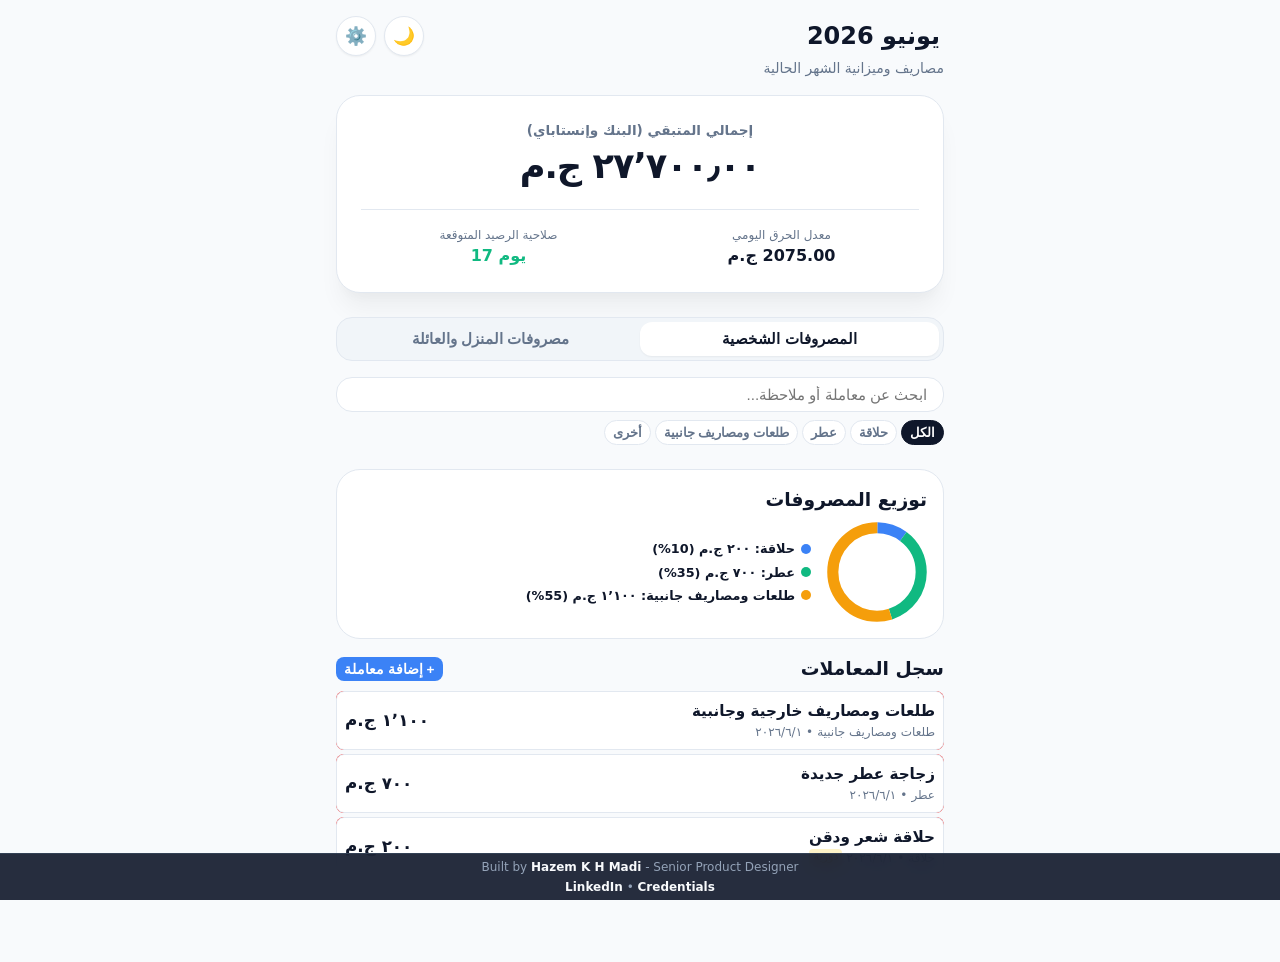
<file: index.html>
<!DOCTYPE html>
<html lang="ar" dir="rtl">
<head>
    <meta charset="UTF-8">
    <meta name="viewport" content="width=device-width, initial-scale=1.0, maximum-scale=1.0, user-scalable=no, viewport-fit=cover">
    <title>المنصة المالية المتقدمة</title>
    <link rel="manifest" href="manifest.json">
    <meta name="theme-color" content="#0f172a" id="theme-meta">
    <meta name="apple-mobile-web-app-capable" content="yes">
    <meta name="apple-mobile-web-app-status-bar-style" content="black-translucent">
    <link rel="apple-touch-icon" href="icon-192.png">
    <link rel="stylesheet" href="styles.css">
</head>
<body>

    <div id="app-loader" class="app-loader">
        <div class="loader-shimmer"></div>
    </div>

    <div class="app-container">
        
        <header class="app-header">
            <div class="header-main">
                <div class="meta-info">
                    <h1 id="display-month-name" class="editable-text" data-placeholder="اسم الشهر...">يونيو 2026</h1>
                    <p id="display-month-desc" class="editable-text-desc" data-placeholder="اضغط لإضافة وصف للميزانية...">مصاريف وميزانية الشهر الحالية</p>
                </div>
                <div class="header-actions">
                    <button id="theme-toggle" class="btn-icon" aria-label="تبديل الوضع الليلي">🌙</button>
                    <button id="settings-toggle" class="btn-icon" aria-label="الإعدادات">⚙️</button>
                </div>
            </div>
            
            <div class="dashboard-card">
                <div class="total-balance-wrapper">
                    <span class="label">إجمالي المتبقي (البنك وإنستاباي)</span>
                    <span id="grand-total" class="amount">0.00 ج.م</span>
                </div>
                <div class="dashboard-metrics">
                    <div class="metric-box">
                        <span class="m-label">معدل الحرق اليومي</span>
                        <span id="burn-rate" class="m-value">0.00 ج.م</span>
                    </div>
                    <div class="metric-box">
                        <span class="m-label">صلاحية الرصيد المتوقعة</span>
                        <span id="forecast-day" class="m-value">--</span>
                    </div>
                </div>
            </div>
        </header>

        <nav class="tab-switcher" role="tablist">
            <button class="tab-btn active" data-tab="personal" role="tab" aria-selected="true">المصروفات الشخصية</button>
            <button class="tab-btn" data-tab="family" role="tab" aria-selected="false">مصروفات المنزل والعائلة</button>
        </nav>

        <main class="main-content">
            
            <section class="controls-section">
                <div class="search-box-wrapper">
                    <input type="text" id="search-input" placeholder="ابحث عن معاملة أو ملاحظة...">
                </div>
                <div class="filter-chips" id="category-filters">
                    <button class="chip active" data-category="all">الكل</button>
                    </div>
            </section>

            <section class="analytics-section card">
                <h3>توزيع المصروفات</h3>
                <div class="chart-container">
                    <div id="svg-chart-wrapper" class="svg-chart-wrapper"></div>
                    <div id="chart-legend" class="chart-legend"></div>
                </div>
            </section>

            <section class="transactions-section">
                <div class="section-header">
                    <h3>سجل المعاملات</h3>
                    <button id="btn-open-add-modal" class="btn-primary-sm">+ إضافة معاملة</button>
                </div>
                
                <div id="empty-state" class="empty-state hidden">
                    <div class="empty-icon">📊</div>
                    <p>لا توجد معاملات مسجلة في هذا القسم حتى الآن.</p>
                </div>

                <div id="transactions-list" class="transactions-list">
                    </div>
            </section>
        </main>
    </div>

    <div id="settings-panel" class="slide-over" aria-hidden="true">
        <div class="slide-over-overlay" data-close="settings"></div>
        <div class="slide-over-content">
            <div class="slide-over-header">
                <h2>إعدادات النظام والتحكم</h2>
                <button class="btn-close" data-close="settings">✕</button>
            </div>
            <div class="slide-over-body">
                <div class="config-card">
                    <h3>🛠️ مقسم الدخل والكتل المالية</h3>
                    <div class="form-group">
                        <label>مجموع مصادر الدخل (ج.م)</label>
                        <input type="number" id="income-splitter-total" value="36000" min="0">
                    </div>
                    <div class="form-group">
                        <label>نسبة تخصيص مصروفات المنزل والعائلة: <span id="family-pct-label">75%</span></label>
                        <input type="range" id="income-splitter-range" min="0" max="100" value="75">
                    </div>
                    <div class="allocation-results">
                        <div class="alloc-box">
                            <span>كتلة المنزل (المستهدفة)</span>
                            <strong id="alloc-family-val">27,000 ج.م</strong>
                        </div>
                        <div class="alloc-box">
                            <span>الكتلة الشخصية (المستهدفة)</span>
                            <strong id="alloc-personal-val">9,000 ج.م</strong>
                        </div>
                    </div>
                    <button id="btn-apply-allocation" class="btn-secondary">اعتماد وتحديث كتل الميزانية الرصودة</button>
                </div>

                <div class="config-card app-installation-card">
                    <h3>📱 تثبيت التطبيق على الهاتف</h3>
                    <button id="pwa-install-btn" class="btn-accent" style="display: none;">تثبيت التطبيق كـ PWA</button>
                    <div id="ios-instructions" class="ios-instructions" style="display: none;">
                        <p>💡 لمستخدمي آيفون Safari: اضغط على زر <strong>مشاركة (Share)</strong> ثم اختر <strong>إضافة إلى الشاشة الرئيسية (Add to Home Screen)</strong> للحصول على كامل الميزات أوفلاين.</p>
                    </div>
                </div>

                <div class="config-card">
                    <h3>📤 أدوات التصدير الإدارية</h3>
                    <button id="btn-export-statement" class="btn-outline">تصدير كشف حساب مالي رسمي (PDF)</button>
                </div>
            </div>
        </div>
    </div>

    <div id="transaction-modal" class="modal" aria-hidden="true">
        <div class="modal-overlay" data-close="transaction"></div>
        <div class="modal-wrapper">
            <div class="modal-header">
                <h2 id="modal-title">إضافة معاملة جديدة</h2>
                <button class="btn-close" data-close="transaction">✕</button>
            </div>
            <form id="transaction-form" class="modal-body" onsubmit="return false;">
                <input type="hidden" id="tx-id">
                
                <div class="form-group">
                    <label for="tx-amount">المبلغ (ج.م) *</label>
                    <input type="number" id="tx-amount" step="0.01" required placeholder="0.00">
                </div>

                <div class="form-group">
                    <label for="tx-category">الفئة / التصنيف *</label>
                    <select id="tx-category" required>
                        </select>
                </div>

                <div class="form-group">
                    <label for="tx-notes">البيان / الملاحظات *</label>
                    <input type="text" id="tx-notes" required placeholder="مثال: صابون غسيل، عطر، حلاقة...">
                </div>

                <div class="form-group checkbox-group">
                    <input type="checkbox" id="tx-recurring">
                    <label for="tx-recurring">معاملة دورية متكررة شهرية تلقائياً</label>
                </div>

                <div class="modal-actions">
                    <button type="button" class="btn-link" data-close="transaction">إلغاء</button>
                    <button type="submit" id="btn-submit-tx" class="btn-primary">حفظ المعاملة</button>
                </div>
            </form>
        </div>
    </div>

    <div id="toast-container" class="toast-container"></div>

    <div id="print-statement-template" class="print-only"></div>

    <footer class="developer-attribution-footer">
        <div class="footer-content">
            <span>Built by <a href="https://hazemkhmadi.framer.ai" target="_blank" rel="noopener">Hazem K H Madi</a> - Senior Product Designer</span>
            <div class="footer-links">
                <a href="https://www.linkedin.com/in/hazem-k-h-madi" target="_blank" rel="noopener">LinkedIn</a> •
                <a href="https://drive.google.com/file/d/1C7BT9_FOkAysydVqegpxGoWfrv-A7SVR/view?usp=drivesdk" target="_blank" rel="noopener">Credentials</a>
            </div>
        </div>
    </footer>

    <script src="app.js"></script>
</body>
</html>
</file>
<file: styles.css>
/* متوافق مع معايير WCAG AA ومصمم ليدعم حركات 120 إطار بالثانية */
:root {
    --space-2: 4px;
    --space-4: 8px;
    --space-8: 16px;
    --space-12: 24px;
    --space-16: 32px;

    /* درجات وضع الإضاءة الافتراضي */
    --bg-app: #f8fafc;
    --bg-surface: #ffffff;
    --bg-surface-flat: #f1f5f9;
    --text-main: #0f172a;
    --text-muted: #64748b;
    --border-color: #e2e8f0;
    
    --primary: #0f172a;
    --primary-light: #1e293b;
    --success: #10b981;
    --success-bg: #ecfdf5;
    --danger: #ef4444;
    --danger-bg: #fef2f2;
    --warning: #f59e0b;
    --warning-bg: #fef3c7;
    --accent: #3b82f6;

    --shadow-sm: 0 1px 2px 0 rgba(0, 0, 0, 0.05);
    --shadow-md: 0 4px 6px -1px rgba(0, 0, 0, 0.05), 0 2px 4px -1px rgba(0, 0, 0, 0.03);
    --shadow-lg: 0 20px 25px -5px rgba(0, 0, 0, 0.05), 0 10px 10px -5px rgba(0, 0, 0, 0.02);
    --spring-transition: all 0.5s cubic-bezier(0.34, 1.56, 0.64, 1);
    --linear-smooth: all 0.2s linear;
}

[data-theme="dark"] {
    --bg-app: #020617;
    --bg-surface: #0f172a;
    --bg-surface-flat: #1e293b;
    --text-main: #f8fafc;
    --text-muted: #94a3b8;
    --border-color: #334155;
    
    --primary: #f8fafc;
    --primary-light: #cbd5e1;
    --success: #10b981;
    --success-bg: rgba(16, 185, 129, 0.1);
    --danger: #f87171;
    --danger-bg: rgba(248, 113, 113, 0.1);
    --warning: #fbbf24;
    --warning-bg: rgba(251, 191, 36, 0.1);
    
    --shadow-sm: 0 1px 2px 0 rgba(0, 0, 0, 0.5);
    --shadow-md: 0 4px 6px -1px rgba(0, 0, 0, 0.3);
    --shadow-lg: 0 20px 25px -5px rgba(0, 0, 0, 0.4);
}

* {
    box-sizing: border-box;
    margin: 0;
    padding: 0;
    -webkit-tap-highlight-color: transparent;
}

body {
    font-family: system-ui, -apple-system, BlinkMacSystemFont, "Segoe UI", Roboto, Oxygen, Ubuntu, Cantarell, sans-serif;
    background-color: var(--bg-app);
    color: var(--text-main);
    line-height: 1.5;
    overflow-x: hidden;
    padding-bottom: 70px;
}

/* شاشة التحميل اللامعة */
.app-loader {
    position: fixed;
    inset: 0;
    background: var(--bg-app);
    z-index: 9999;
    display: flex;
    align-items: center;
    justify-content: center;
    transition: opacity 0.4s ease;
}
.loader-shimmer {
    width: 64px;
    height: 64px;
    border-radius: 50%;
    border: 4px solid var(--border-color);
    border-top-color: var(--accent);
    animation: spin 0.8s infinite linear;
}
@keyframes spin { to { transform: rotate(360deg); } }

.app-container {
    max-width: 640px;
    margin: 0 auto;
    padding: var(--space-8);
}

/* الهيدر والمؤشرات المتقدمة */
.app-header {
    margin-bottom: var(--space-12);
}
.header-main {
    display: flex;
    justify-content: space-between;
    align-items: flex-start;
    margin-bottom: var(--space-8);
}
.editable-text {
    font-size: 1.5rem;
    font-weight: 800;
    cursor: pointer;
    border-radius: var(--space-2);
    padding: 2px 4px;
}
.editable-text:hover, .editable-text-desc:hover {
    background: var(--bg-surface-flat);
}
.editable-text-desc {
    font-size: 0.875rem;
    color: var(--text-muted);
    cursor: pointer;
    margin-top: 2px;
}

.header-actions {
    display: flex;
    gap: var(--space-4);
}
.btn-icon {
    background: var(--bg-surface);
    border: 1px solid var(--border-color);
    width: 40px;
    height: 40px;
    border-radius: 50%;
    cursor: pointer;
    display: flex;
    align-items: center;
    justify-content: center;
    font-size: 1.1rem;
    box-shadow: var(--shadow-sm);
    transition: var(--linear-smooth);
}
.btn-icon:active { transform: scale(0.92); }

/* بطاقة المحفظة التنازلية الديناميكية */
.dashboard-card {
    background: var(--bg-surface);
    border: 1px solid var(--border-color);
    border-radius: var(--space-12);
    padding: var(--space-12);
    box-shadow: var(--shadow-lg);
}
.total-balance-wrapper {
    display: flex;
    flex-direction: column;
    align-items: center;
    text-align: center;
    margin-bottom: var(--space-8);
}
.total-balance-wrapper .label {
    font-size: 0.85rem;
    color: var(--text-muted);
    font-weight: 600;
}
.total-balance-wrapper .amount {
    font-size: 2.2rem;
    font-weight: 900;
    letter-spacing: -1px;
    color: var(--text-main);
    transition: color 0.3s ease;
}
.dashboard-metrics {
    display: grid;
    grid-template-columns: 1fr 1fr;
    gap: var(--space-4);
    border-top: 1px solid var(--border-color);
    padding-top: var(--space-8);
}
.metric-box {
    text-align: center;
}
.metric-box .m-label {
    display: block;
    font-size: 0.75rem;
    color: var(--text-muted);
}
.metric-box .m-value {
    font-size: 1rem;
    font-weight: 700;
}

/* المبدل السريع للأقسام (Tabs) */
.tab-switcher {
    display: flex;
    background: var(--bg-surface-flat);
    padding: var(--space-2);
    border-radius: var(--space-8);
    margin-bottom: var(--space-8);
    border: 1px solid var(--border-color);
}
.tab-btn {
    flex: 1;
    background: transparent;
    border: none;
    padding: var(--space-4) 0;
    font-weight: 700;
    font-size: 0.95rem;
    color: var(--text-muted);
    cursor: pointer;
    border-radius: calc(var(--space-8) - var(--space-2));
    transition: var(--linear-smooth);
}
.tab-btn.active {
    background: var(--bg-surface);
    color: var(--text-main);
    box-shadow: var(--shadow-sm);
}

/* أدوات التصفية المتقدمة والسجلات */
.controls-section {
    margin-bottom: var(--space-8);
}
#search-input {
    width: 100%;
    padding: var(--space-4) var(--space-8);
    border-radius: var(--space-8);
    border: 1px solid var(--border-color);
    background: var(--bg-surface);
    color: var(--text-main);
    font-size: 0.95rem;
    outline: none;
}
#search-input:focus { border-color: var(--accent); }
.filter-chips {
    display: flex;
    gap: var(--space-2);
    overflow-x: auto;
    padding: var(--space-4) 0;
    scrollbar-width: none;
}
.filter-chips::-webkit-scrollbar { display: none; }
.chip {
    white-space: nowrap;
    padding: var(--space-2) var(--space-4);
    border-radius: 20px;
    border: 1px solid var(--border-color);
    background: var(--bg-surface);
    color: var(--text-muted);
    font-size: 0.8rem;
    font-weight: 600;
    cursor: pointer;
}
.chip.active {
    background: var(--primary);
    color: var(--bg-surface);
    border-color: var(--primary);
}

/* سجل المعاملات وهياكل السحب (Swipe Rows) */
.card {
    background: var(--bg-surface);
    border: 1px solid var(--border-color);
    border-radius: var(--space-12);
    padding: var(--space-8);
    margin-bottom: var(--space-8);
}
.section-header {
    display: flex;
    justify-content: space-between;
    align-items: center;
    margin-bottom: var(--space-4);
}
.btn-primary-sm {
    background: var(--accent);
    color: white;
    border: none;
    padding: var(--space-2) var(--space-4);
    border-radius: var(--space-4);
    font-weight: 700;
    font-size: 0.85rem;
    cursor: pointer;
}
.transactions-list {
    display: flex;
    flex-direction: column;
    gap: var(--space-2);
}
.tx-row-wrapper {
    position: relative;
    overflow: hidden;
    border-radius: var(--space-4);
    background: var(--danger); /* خلفية السحب السريع للحذف */
}
.tx-swipe-action-left {
    position: absolute;
    left: 0;
    top: 0;
    bottom: 0;
    width: 80px;
    display: flex;
    align-items: center;
    justify-content: center;
    color: white;
    font-weight: 700;
    font-size: 0.9rem;
}
.tx-row {
    background: var(--bg-surface);
    border: 1px solid var(--border-color);
    padding: var(--space-4);
    display: flex;
    justify-content: space-between;
    align-items: center;
    position: relative;
    z-index: 2;
    transition: transform 0.1s linear;
    cursor: pointer;
    border-radius: var(--space-4);
}
.tx-info { display: flex; flex-direction: column; }
.tx-meta { font-size: 0.95rem; font-weight: 700; }
.tx-subtext { font-size: 0.75rem; color: var(--text-muted); display: flex; gap: var(--space-2); }
.tx-amount-display { font-weight: 800; font-size: 1.05rem; }

.recurring-badge {
    background: var(--warning-bg);
    color: var(--warning);
    padding: 0 4px;
    border-radius: 4px;
    font-size: 0.7rem;
}

/* الرسوم المخططة SVG دون إثقال للمكتبات الخارجية */
.chart-container {
    display: flex;
    align-items: center;
    gap: var(--space-8);
    margin-top: var(--space-4);
}
.svg-chart-wrapper { width: 100px; height: 100px; }
.chart-legend {
    display: flex;
    flex-direction: column;
    gap: var(--space-2);
    flex: 1;
}
.legend-item { display: flex; align-items: center; gap: 6px; font-size: 0.8rem; font-weight: 600; }
.legend-dot { width: 10px; height: 10px; border-radius: 50%; }

/* القوائم المنبثقة والمودال المرن فيزيائياً */
.modal, .slide-over {
    position: fixed;
    inset: 0;
    z-index: 1000;
    display: flex;
    align-items: flex-end;
    justify-content: center;
    visibility: hidden;
    opacity: 0;
    transition: opacity 0.3s ease, visibility 0.3s ease;
}
.modal.open, .slide-over.open {
    visibility: visible;
    opacity: 1;
}
.modal-overlay, .slide-over-overlay {
    position: absolute;
    inset: 0;
    background: rgba(15, 23, 42, 0.6);
    backdrop-filter: blur(4px);
}
.modal-wrapper {
    background: var(--bg-surface);
    width: 100%;
    max-width: 500px;
    border-radius: var(--space-12) var(--space-12) 0 0;
    position: relative;
    z-index: 1001;
    padding: var(--space-8);
    transform: translateY(100%);
    transition: var(--spring-transition);
}
.modal.open .modal-wrapper { transform: translateY(0); }

/* الـ Slide-over الخاص بالإعدادات */
.slide-over { justify-content: flex-start; }
.slide-over-content {
    background: var(--bg-surface);
    width: 100%;
    max-width: 380px;
    height: 100%;
    position: relative;
    z-index: 1001;
    padding: var(--space-8);
    transform: translateX(100%);
    transition: var(--spring-transition);
    display: flex;
    flex-direction: column;
}
.slide-over.open .slide-over-content { transform: translateX(0); }
.slide-over-header, .modal-header {
    display: flex;
    justify-content: space-between;
    align-items: center;
    border-bottom: 1px solid var(--border-color);
    padding-bottom: var(--space-4);
    margin-bottom: var(--space-4);
}
.slide-over-body { overflow-y: auto; flex: 1; }

/* عناصر الإدخال والنماذج */
.form-group {
    margin-bottom: var(--space-4);
}
.form-group label {
    display: block;
    font-size: 0.85rem;
    font-weight: 700;
    margin-bottom: var(--space-2);
}
.form-group input[type="text"], .form-group input[type="number"], .form-group select {
    width: 100%;
    padding: var(--space-4);
    border-radius: var(--space-4);
    border: 1px solid var(--border-color);
    background: var(--bg-surface-flat);
    color: var(--text-main);
    font-size: 1rem;
    outline: none;
}
.form-group input:focus, .form-group select:focus { border-color: var(--accent); }
.checkbox-group { display: flex; align-items: center; gap: var(--space-2); margin: var(--space-4) 0; }

/* أزرار الإجراءات */
.btn-primary { background: var(--accent); color: white; border: none; padding: var(--space-4); border-radius: var(--space-4); font-weight: 700; font-size: 1rem; cursor: pointer; width: 100%; }
.btn-secondary { background: var(--primary); color: var(--bg-surface); border: none; padding: var(--space-4); border-radius: var(--space-4); font-weight: 700; font-size: 0.95rem; cursor: pointer; width: 100%; }
.btn-accent { background: var(--success); color: white; border: none; padding: var(--space-4); border-radius: var(--space-4); font-weight: 700; font-size: 1rem; cursor: pointer; width: 100%; }
.btn-outline { background: transparent; border: 1px solid var(--border-color); color: var(--text-main); padding: var(--space-4); border-radius: var(--space-4); font-weight: 700; cursor: pointer; width: 100%; }
.btn-link { background: transparent; border: none; color: var(--text-muted); cursor: pointer; font-weight: 600; }
.modal-actions { display: flex; justify-content: flex-end; gap: var(--space-4); margin-top: var(--space-4); }
.btn-close { background: transparent; border: none; font-size: 1.2rem; cursor: pointer; color: var(--text-muted); }

/* مخرجات كتل التخصيص للمقسم المالي */
.allocation-results {
    display: grid;
    grid-template-columns: 1fr 1fr;
    gap: var(--space-2);
    margin: var(--space-4) 0;
}
.alloc-box { background: var(--bg-surface-flat); padding: var(--space-2); border-radius: var(--space-4); text-align: center; font-size: 0.75rem; }
.alloc-box strong { display: block; font-size: 0.95rem; color: var(--accent); margin-top: 2px; }

/* التنبيهات العائمة (Toasts) */
.toast-container { position: fixed; bottom: 80px; left: var(--space-4); right: var(--space-4); z-index: 2000; display: flex; flex-direction: column; gap: var(--space-2); pointer-events: none; }
.toast { padding: var(--space-4); border-radius: var(--space-4); color: white; font-weight: 700; font-size: 0.9rem; box-shadow: var(--shadow-md); animation: slideInUp 0.25s ease forwards; pointer-events: auto; }
.toast.success { background: var(--success); }
.toast.error { background: var(--danger); }
@keyframes slideInUp { from { transform: translateY(20px); opacity: 0; } to { transform: translateY(0); opacity: 1; } }

/* تذييل الهوية وبطاقة المطور */
.developer-attribution-footer {
    position: fixed;
    bottom: 0;
    left: 0;
    right: 0;
    background: rgba(15, 23, 42, 0.9);
    backdrop-filter: blur(10px);
    color: #94a3b8;
    padding: var(--space-2) var(--space-4);
    text-align: center;
    font-size: 0.75rem;
    z-index: 900;
    border-top: 1px solid #334155;
}
.developer-attribution-footer a { color: #f8fafc; text-decoration: none; font-weight: 600; }
.developer-attribution-footer a:hover { text-decoration: underline; }
.footer-links { margin-top: 2px; }

.empty-state { text-align: center; padding: var(--space-12) 0; color: var(--text-muted); }
.empty-icon { font-size: 2.5rem; margin-bottom: var(--space-2); }
.hidden { display: none !important; }

/* قواعد الطباعة الإدارية الاحترافية النظيفة بالكامل */
@media print {
    body { background: white; color: black; padding: 0; margin: 0; font-size: 12pt; }
    .app-container, .slide-over, .modal, .developer-attribution-footer, .tab-switcher, .controls-section, .btn-primary-sm { display: none !important; }
    .print-only { display: block !important; padding: 40px; direction: rtl; }
    .print-header { text-align: center; border-bottom: 3px double #000; padding-bottom: 20px; margin-bottom: 30px; }
    .print-table { width: 100%; border-collapse: collapse; margin-top: 20px; }
    .print-table th, .print-table td { border: 1px solid #000; padding: 10px; text-align: right; }
    .print-table th { background-color: #f2f2f2; }
    .print-footer { margin-top: 50px; text-align: center; font-size: 10pt; border-top: 1px solid #ccc; padding-top: 10px; }
}
.print-only { display: none; }
</file>
